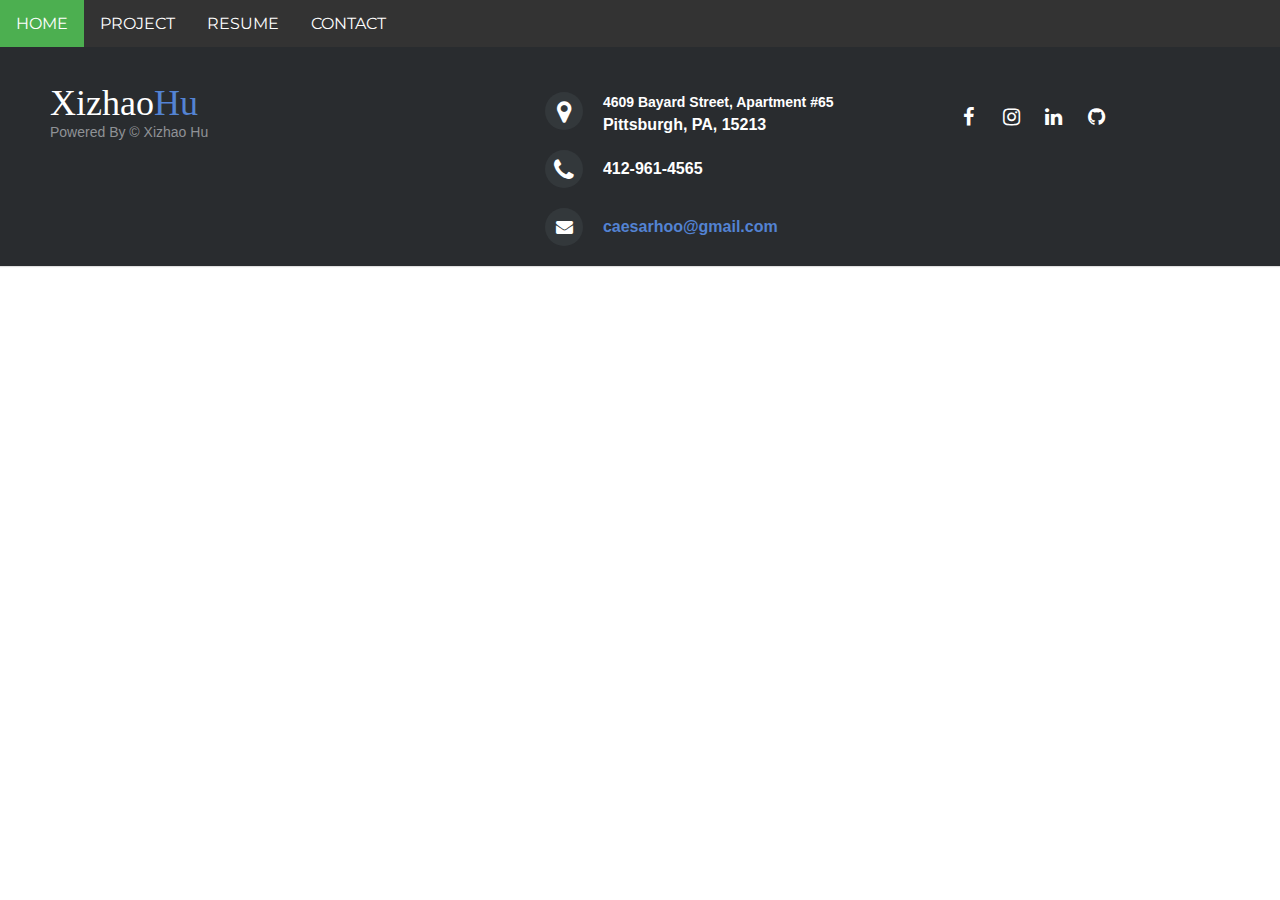
<file: Contact.html>
<!DOCTYPE html PUBLIC "-//W3C//DTD XHTML 1.0 Transitional//EN"
"http://www.w3.org/TR/xhtml1/DTD/xhtml1-transitional.dtd">
<html xmlns="http://www.w3.org/1999/xhtml">

<head>
	<title>Contact Page</title>
  <link href="https://fonts.googleapis.com/css?family=Montserrat:400,700" rel="stylesheet" type="text/css">
	<link rel="stylesheet" href="styles/style3.css"/>
  <link rel="stylesheet" href="styles/footer-distributed-with-address-and-phones.css">
  <link rel="stylesheet" href="http://maxcdn.bootstrapcdn.com/font-awesome/4.2.0/css/font-awesome.min.css">
</head>

<body>

<!-- Navigation -->
	<div class="nav" >
      <div class="container">
        <ul class="">
          <li><a href="index.html" class="active">HOME</a></li>
          <li><a href="Research.html">PROJECT</a></li>
          <li><a href="docs/XizhaoHu.pdf">RESUME</a></li>
          <li><a href="Contact.html">CONTACT</a></li>
        </ul>
      </div>
    </div>

<!-- Content -->
	
<!-- Footer -->
	<footer class="footer-distributed">
    	<div class="footer-left">

        <h3>Xizhao<span>Hu</span></h3>

        <p class="footer-company-name">Powered By &copy; Xizhao Hu</p>
      	</div>

	      <div class="footer-center">

	        <div>
	          <i class="fa fa-map-marker"></i>
	          <p><span>4609 Bayard Street, Apartment #65</span> Pittsburgh, PA, 15213</p>
	        </div>

	        <div>
	          <i class="fa fa-phone"></i>
	          <p>412-961-4565</p>
	        </div>

	        <div>
	          <i class="fa fa-envelope"></i>
	          <p><a href="mailto:caesarhoo@gmail.com">caesarhoo@gmail.com</a></p>
	        </div>

	      </div>

        <div class="footer-right">

        <div class="footer-icons">

          <a href="https://www.facebook.com/people/Caesar-Hu/100004424776730"><i class="fa fa-facebook"></i></a>
          <a href="https://www.instagram.com/caesarhoo/"><i class="fa fa-instagram"></i></a>
          <a href="https://www.linkedin.com/in/xizhao-hu-1b9347117"><i class="fa fa-linkedin"></i></a>
          <a href="https://github.com/CaesarHoo"><i class="fa fa-github"></i></a>

        </div>

      	</div>

    </footer>

</body>

</html>
</file>
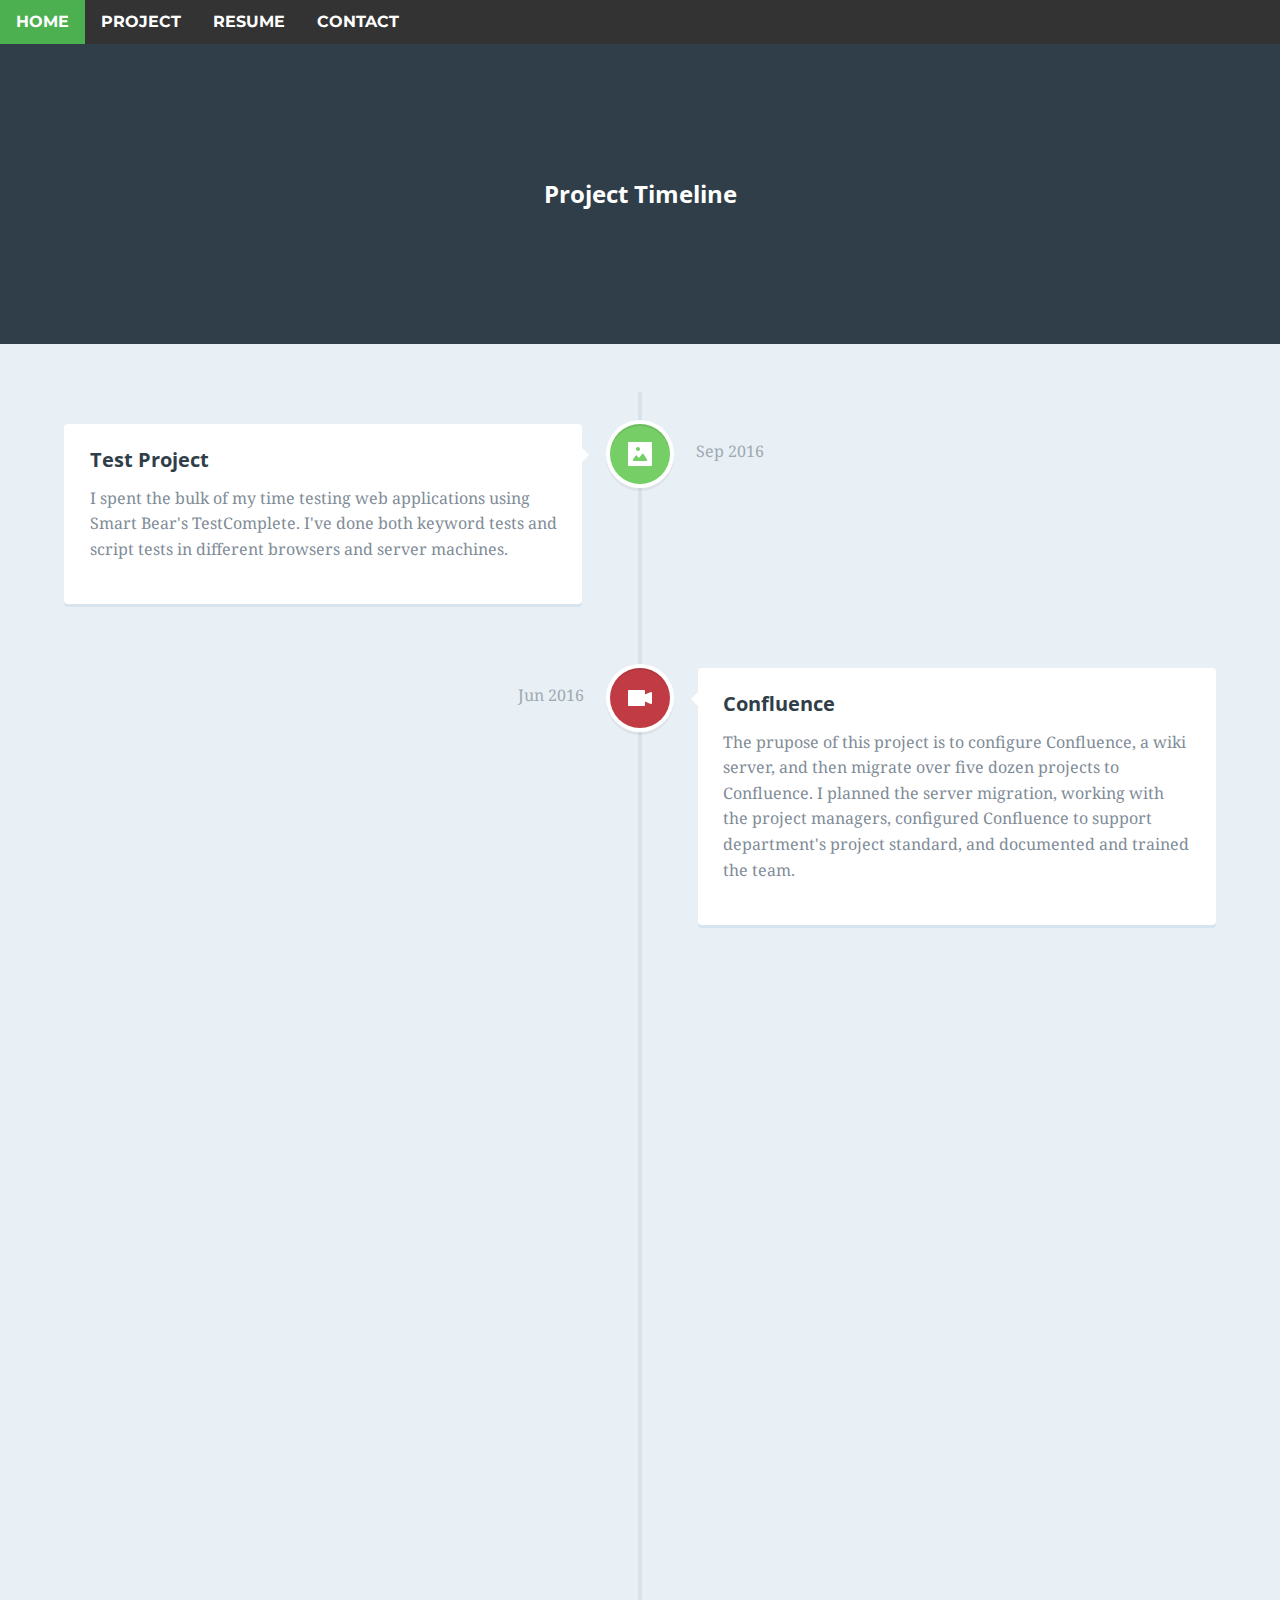
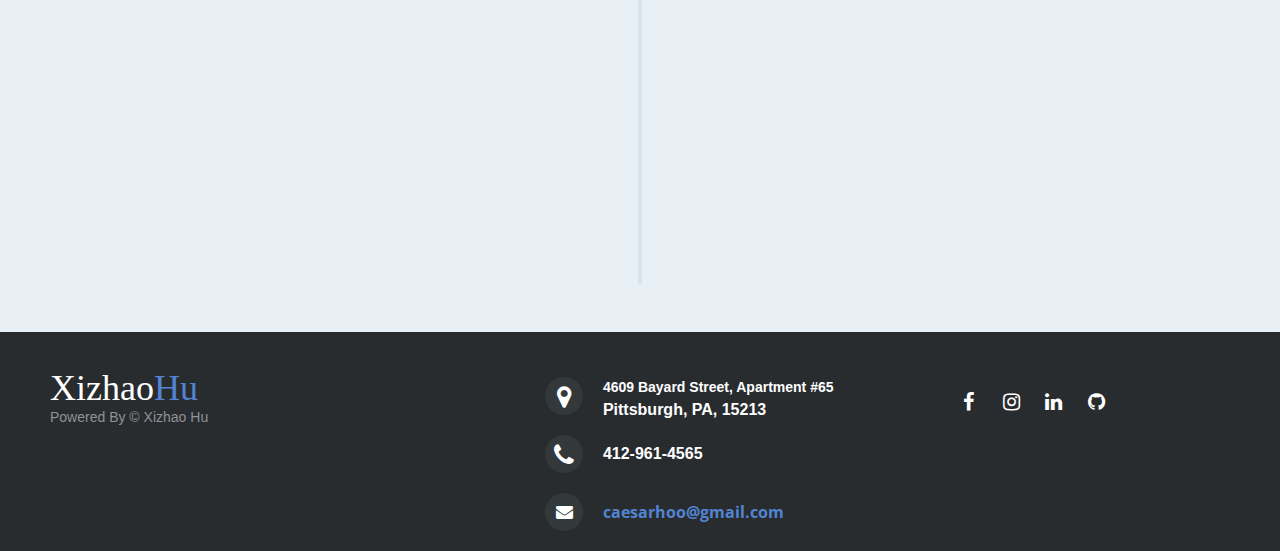
<file: Research.html>
<!DOCTYPE html PUBLIC "-//W3C//DTD XHTML 1.0 Transitional//EN"
"http://www.w3.org/TR/xhtml1/DTD/xhtml1-transitional.dtd">

<html xmlns="http://www.w3.org/1999/xhtml">

<head>
	<title>Research Page</title>
	  <link rel="stylesheet" href="styles/style2.css"/>
    <link rel="stylesheet" href="styles/footer-distributed-with-address-and-phones.css">
    <link rel="stylesheet" href="http://maxcdn.bootstrapcdn.com/font-awesome/4.2.0/css/font-awesome.min.css">
    
    <!-- timeline css -->
    <link href="https://fonts.googleapis.com/css?family=Montserrat:400,700" rel="stylesheet" type="text/css">

    <link href='http://fonts.googleapis.com/css?family=Droid+Serif|Open+Sans:400,700' rel='stylesheet' type='text/css'>
    <link rel="stylesheet" href="styles/reset.css"> <!-- CSS reset -->
    <link rel="stylesheet" href="styles/style_vertical.css"> <!-- Resource style -->
    <script src="js/modernizr.js"></script> <!-- Modernizr -->
</head>

<body>

    <div class="nav" >
      <div class="container">
        <ul class="">
          <li><a href="index.html" class="active">HOME</a></li>
          <li><a href="Research.html">PROJECT</a></li>
          <li><a href="docs/XizhaoHu.pdf">RESUME</a></li>
          <li><a href="Contact.html">CONTACT</a></li>
        </ul>
      </div>
    </div>

    <!-- Project -->

      <header>
    <h1>Project Timeline</h1>
  </header>

  <section id="cd-timeline" class="cd-container">
    <div class="cd-timeline-block">
      <div class="cd-timeline-img cd-picture">
        <img src="images/cd-icon-picture.svg" alt="Picture">
      </div> <!-- cd-timeline-img -->

      <div class="cd-timeline-content">
        <h2>Test Project</h2>
        <p>I spent the bulk of my time testing web applications using Smart Bear's TestComplete. I've done both keyword tests and script tests in different browsers and server machines.</p>
        <!-- <a href="#0" class="cd-read-more">Read more</a> -->
        <span class="cd-date">Sep 2016</span>
      </div> <!-- cd-timeline-content -->
    </div> <!-- cd-timeline-block -->

    <div class="cd-timeline-block">
      <div class="cd-timeline-img cd-movie">
        <img src="images/cd-icon-movie.svg" alt="Movie">
      </div> <!-- cd-timeline-img -->

      <div class="cd-timeline-content">
        <h2>Confluence</h2>
        <p>The prupose of this project is to configure Confluence, a wiki server, and then migrate over five dozen projects to Confluence. I planned the server migration, working with the project managers, configured Confluence to support department's project standard, and documented and trained the team.</p>
        <!-- <a href="#0" class="cd-read-more">Read more</a> -->
        <span class="cd-date">Jun 2016</span>
      </div> <!-- cd-timeline-content -->
    </div> <!-- cd-timeline-block -->

    <div class="cd-timeline-block">
      <div class="cd-timeline-img cd-picture">
        <img src="images/cd-icon-picture.svg" alt="Picture">
      </div> <!-- cd-timeline-img -->

      <div class="cd-timeline-content">
        <h2>CanTeen</h2>
        <p>Redesigned and implemented the CanTeen website by using WordPress and Agile Scrum methodology.</p>
        <a href="http://canteengirl.org/" class="cd-read-more">Read more</a>
        <span class="cd-date">Feb 2016</span>
      </div> <!-- cd-timeline-content -->
    </div> <!-- cd-timeline-block -->

    <div class="cd-timeline-block">
      <div class="cd-timeline-img cd-location">
        <img src="images/cd-icon-location.svg" alt="Location">
      </div> <!-- cd-timeline-img -->

      <div class="cd-timeline-content">
        <h2>Titanic: Machine Learning from Disaster</h2>
        <p>Competed in the Kaggle competition entitled “Titanic: Machine Learning from Disaster.” The ranking on the leaderboard is position 211 out of the 3825 teams. Applied Random Forest, logistics regression, and Gradient Boosting Classifier to predict which passengers survived the sinking of the Titanic based on the training data. Used Python library pandas and random forest package to train the data and predict results.</p>
        <a href="https://www.kaggle.com/c/titanic" class="cd-read-more">Read more</a>
        <span class="cd-date">Sep 2015</span>
      </div> <!-- cd-timeline-content -->
    </div> <!-- cd-timeline-block -->

    <div class="cd-timeline-block">
      <div class="cd-timeline-img cd-location">
        <img src="images/cd-icon-location.svg" alt="Location">
      </div> <!-- cd-timeline-img -->

      <div class="cd-timeline-content">
        <h2>Inferring User's Eye-gaze Attention from Mobile Touch Interaction</h2>
        <p>Used Hammer.js and JSP to build an interactive prototype system that provides two functions: mobile touch interaction logging and users' free recall information generation.</p>
        <!-- <a href="#0" class="cd-read-more">Read more</a> -->
        <span class="cd-date">Apr 2015</span>
      </div> <!-- cd-timeline-content -->
    </div> <!-- cd-timeline-block -->

    <!-- <div class="cd-timeline-block"> -->
      <!-- <div class="cd-timeline-img cd-movie">
        <img src="images/cd-icon-movie.svg" alt="Movie">
      </div> <!-- cd-timeline-img --> 

      <!-- <div class="cd-timeline-content">
        <h2>To Be Continued</h2>
        <p>This is the content of the last section</p> -->
        <!-- <span class="cd-date">Feb 26</span> -->
      <!-- </div>  -->

      <!-- cd-timeline-content -->
   <!--  </div> --> <!-- cd-timeline-block -->
  </section> <!-- cd-timeline -->
<script src="http://ajax.googleapis.com/ajax/libs/jquery/1.11.0/jquery.min.js"></script>
<script src="js/main.js"></script> <!-- Resource jQuery -->

    <!-- footer -->

    <footer class="footer-distributed" style="margin-bottom: 0px">

      <div class="footer-left">

        <h3>Xizhao<span>Hu</span></h3>

        <p class="footer-company-name">Powered By &copy; Xizhao Hu</p>
      </div>

      <div class="footer-center">

        <div>
          <i class="fa fa-map-marker"></i>
          <p><span>4609 Bayard Street, Apartment #65</span> Pittsburgh, PA, 15213</p>
        </div>

        <div>
          <i class="fa fa-phone"></i>
          <p>412-961-4565</p>
        </div>

        <div>
          <i class="fa fa-envelope"></i>
          <p><a href="mailto:caesarhoo@gmail.com">caesarhoo@gmail.com</a></p>
        </div>

      </div>

      <div class="footer-right">

        <div class="footer-icons">

          <a href="https://www.facebook.com/people/Caesar-Hu/100004424776730"><i class="fa fa-facebook"></i></a>
          <a href="https://www.instagram.com/caesarhoo/"><i class="fa fa-instagram"></i></a>
          <a href="https://www.linkedin.com/in/xizhao-hu-1b9347117"><i class="fa fa-linkedin"></i></a>
          <a href="https://github.com/CaesarHoo"><i class="fa fa-github"></i></a>

        </div>

      </div>

    </footer>

</body>


</html>
</file>
<file: styles/style3.css>
body {
    margin: 0;
}

ul {
    list-style-type: none;
    margin: 0;
    padding: 0;
    overflow: hidden;
    background-color: #333;
}

li {
    float: left;
    display: inline; 
}

li a {
    display: block;
    color: white;
    text-align: center;
    padding: 14px 16px;
    text-decoration: none;
    font-family: Montserrat,"Helvetica Neue",Helvetica,Arial,sans-serif;
}

li a:hover:not(.active) {
    background-color: #111;
}

.active {
    background-color: #4CAF50;
}
</file>
<file: styles/footer-distributed-with-address-and-phones.css>
.footer-distributed{
/*	position: absolute;
    bottom: 0px;*/
	background-color: #292c2f;
	box-shadow: 0 1px 1px 0 rgba(0, 0, 0, 0.12);
	box-sizing: border-box;
	width: 100%;
	text-align: left;
	font: bold 16px sans-serif;

	padding: 35px 40px 10px 50px;
	/*margin-top: 80px;*/
}

.footer-distributed .footer-left,
.footer-distributed .footer-center,
.footer-distributed .footer-right{
	display: inline-block;
	vertical-align: top;
}

/* Footer left */

.footer-distributed .footer-left{
	width: 40%;
}

/* The company logo */

.footer-distributed h3{
	color:  #ffffff;
	font: normal 36px 'Cookie', cursive;
	margin: 0;
}

.footer-distributed h3 span{
	color:  #5383d3;
}

/* Footer links */

.footer-distributed .footer-links{
	color:  #ffffff;
	margin: 20px 0 12px;
	padding: 0;
}

.footer-distributed .footer-links a{
	display:inline-block;
	line-height: 1.8;
	text-decoration: none;
	color:  inherit;
}

.footer-distributed .footer-company-name{
	color:  #8f9296;
	font-size: 14px;
	font-weight: normal;
	margin: 0;
}

/* Footer Center */

.footer-distributed .footer-center{
	width: 35%;
}

.footer-distributed .footer-center i{
	background-color:  #33383b;
	color: #ffffff;
	font-size: 25px;
	width: 38px;
	height: 38px;
	border-radius: 50%;
	text-align: center;
	line-height: 42px;
	margin: 10px 15px;
	vertical-align: middle;
}

.footer-distributed .footer-center i.fa-envelope{
	font-size: 17px;
	line-height: 38px;
}

.footer-distributed .footer-center p{
	display: inline-block;
	color: #ffffff;
	vertical-align: middle;
	margin:0;
}

.footer-distributed .footer-center p span{
	display:block;
	/*font-weight: normal;*/
	font-size:14px;
	line-height:2;
}

.footer-distributed .footer-center p a{
	color:  #5383d3;
	text-decoration: none;;
}


/* Footer Right */

.footer-distributed .footer-right{
	width: 20%;
}

.footer-distributed .footer-company-about{
	line-height: 20px;
	color:  #92999f;
	font-size: 13px;
	font-weight: normal;
	margin: 0;
}

.footer-distributed .footer-company-about span{
	display: block;
	color:  #ffffff;
	font-size: 14px;
	font-weight: bold;
	margin-bottom: 20px;
}

.footer-distributed .footer-icons{
	margin-top: 25px;
}

.footer-distributed .footer-icons a{
	display: inline-block;
	width: 35px;
	height: 0px;
	cursor: pointer;
	background-color:  #33383b;
	border-radius: 2px;

	font-size: 20px;
	color: #ffffff;
	text-align: center;
	line-height: 35px;

	margin-right: 3px;
	margin-bottom: 5px;
}

/* If you don't want the footer to be responsive, remove these media queries */

@media (max-width: 880px) {

	.footer-distributed{
		font: bold 14px sans-serif;
	}

	.footer-distributed .footer-left,
	.footer-distributed .footer-center,
	.footer-distributed .footer-right{
		display: block;
		width: 100%;
		margin-bottom: 40px;
		text-align: center;
	}

	.footer-distributed .footer-center i{
		margin-left: 0;
	}

}
</file>
<file: styles/style2.css>
body {
    margin: 0;
}

ul {
    list-style-type: none;
    margin: 0;
    padding: 0;
    overflow: hidden;
    background-color: #333;
}

li {
    float: left;
    display: inline; 
}

li a {
    display: block;
    color: white;
    text-align: center;
    padding: 14px 16px;
    text-decoration: none;
    font-family: Montserrat,"Helvetica Neue",Helvetica,Arial,sans-serif;
    font-weight: bold;
}

li a:hover:not(.active) {
    background-color: #111;
}

.active {
    background-color: #4CAF50;
}

table{
	margin-left: 50px;
	align:center;
}

.research{
	margin-top: 50px;
    margin-bottom: 5em;
}
</file>
<file: styles/style_vertical.css>
/* -------------------------------- 

Primary style

-------------------------------- */
/*html * {
  -webkit-font-smoothing: antialiased;
  -moz-osx-font-smoothing: grayscale;
}*/

*, *:after, *:before {
  -webkit-box-sizing: border-box;
  -moz-box-sizing: border-box;
  box-sizing: border-box;
}

body {
  font-size: 100%;
  font-family: "Droid Serif", serif;
  color: #7f8c97;
  background-color: #e9f0f5;
}

a {
  color: #acb7c0;
  text-decoration: none;
  font-family: "Open Sans", sans-serif;
}

img {
  max-width: 100%;
}

h1, h2 {
  font-family: "Open Sans", sans-serif;
  font-weight: bold;
}

/* -------------------------------- 

Modules - reusable parts of our design

-------------------------------- */
.cd-container {
  /* this class is used to give a max-width to the element it is applied to, and center it horizontally when it reaches that max-width */
  width: 90%;
  max-width: 1170px;
  margin: 0 auto;
}
.cd-container::after {
  /* clearfix */
  content: '';
  display: table;
  clear: both;
}

/* -------------------------------- 

Main components 

-------------------------------- */
header {
  height: 200px;
  line-height: 200px;
  text-align: center;
  background: #303e49;
}
header h1 {
  color: white;
  font-size: 18px;
  font-size: 1.125rem;
}
@media only screen and (min-width: 1170px) {
  header {
    height: 300px;
    line-height: 300px;
  }
  header h1 {
    font-size: 24px;
    font-size: 1.5rem;
  }
}

#cd-timeline {
  position: relative;
  padding: 2em 0;
  margin-top: 2em;
  margin-bottom: 2em;
}
#cd-timeline::before {
  /* this is the vertical line */
  content: '';
  position: absolute;
  top: 0;
  left: 18px;
  height: 100%;
  width: 4px;
  background: #d7e4ed;
}
@media only screen and (min-width: 1170px) {
  #cd-timeline {
    margin-top: 3em;
    margin-bottom: 3em;
  }
  #cd-timeline::before {
    left: 50%;
    margin-left: -2px;
  }
}

.cd-timeline-block {
  position: relative;
  margin: 2em 0;
}
.cd-timeline-block:after {
  content: "";
  display: table;
  clear: both;
}
.cd-timeline-block:first-child {
  margin-top: 0;
}
.cd-timeline-block:last-child {
  margin-bottom: 0;
}
@media only screen and (min-width: 1170px) {
  .cd-timeline-block {
    margin: 4em 0;
  }
  .cd-timeline-block:first-child {
    margin-top: 0;
  }
  .cd-timeline-block:last-child {
    margin-bottom: 0;
  }
}

.cd-timeline-img {
  position: absolute;
  top: 0;
  left: 0;
  width: 40px;
  height: 40px;
  border-radius: 50%;
  box-shadow: 0 0 0 4px white, inset 0 2px 0 rgba(0, 0, 0, 0.08), 0 3px 0 4px rgba(0, 0, 0, 0.05);
}
.cd-timeline-img img {
  display: block;
  width: 24px;
  height: 24px;
  position: relative;
  left: 50%;
  top: 50%;
  margin-left: -12px;
  margin-top: -12px;
}
.cd-timeline-img.cd-picture {
  background: #75ce66;
}
.cd-timeline-img.cd-movie {
  background: #c03b44;
}
.cd-timeline-img.cd-location {
  background: #f0ca45;
}
@media only screen and (min-width: 1170px) {
  .cd-timeline-img {
    width: 60px;
    height: 60px;
    left: 50%;
    margin-left: -30px;
    /* Force Hardware Acceleration in WebKit */
    -webkit-transform: translateZ(0);
    -webkit-backface-visibility: hidden;
  }
  .cssanimations .cd-timeline-img.is-hidden {
    visibility: hidden;
  }
  .cssanimations .cd-timeline-img.bounce-in {
    visibility: visible;
    -webkit-animation: cd-bounce-1 0.6s;
    -moz-animation: cd-bounce-1 0.6s;
    animation: cd-bounce-1 0.6s;
  }
}

@-webkit-keyframes cd-bounce-1 {
  0% {
    opacity: 0;
    -webkit-transform: scale(0.5);
  }

  60% {
    opacity: 1;
    -webkit-transform: scale(1.2);
  }

  100% {
    -webkit-transform: scale(1);
  }
}
@-moz-keyframes cd-bounce-1 {
  0% {
    opacity: 0;
    -moz-transform: scale(0.5);
  }

  60% {
    opacity: 1;
    -moz-transform: scale(1.2);
  }

  100% {
    -moz-transform: scale(1);
  }
}
@keyframes cd-bounce-1 {
  0% {
    opacity: 0;
    -webkit-transform: scale(0.5);
    -moz-transform: scale(0.5);
    -ms-transform: scale(0.5);
    -o-transform: scale(0.5);
    transform: scale(0.5);
  }

  60% {
    opacity: 1;
    -webkit-transform: scale(1.2);
    -moz-transform: scale(1.2);
    -ms-transform: scale(1.2);
    -o-transform: scale(1.2);
    transform: scale(1.2);
  }

  100% {
    -webkit-transform: scale(1);
    -moz-transform: scale(1);
    -ms-transform: scale(1);
    -o-transform: scale(1);
    transform: scale(1);
  }
}
.cd-timeline-content {
  position: relative;
  margin-left: 60px;
  background: white;
  border-radius: 0.25em;
  padding: 1em;
  box-shadow: 0 3px 0 #d7e4ed;
}
.cd-timeline-content:after {
  content: "";
  display: table;
  clear: both;
}
.cd-timeline-content h2 {
  color: #303e49;
}
.cd-timeline-content p, .cd-timeline-content .cd-read-more, .cd-timeline-content .cd-date {
  font-size: 13px;
  font-size: 0.8125rem;
}
.cd-timeline-content .cd-read-more, .cd-timeline-content .cd-date {
  display: inline-block;
}
.cd-timeline-content p {
  margin: 1em 0;
  line-height: 1.6;
}
.cd-timeline-content .cd-read-more {
  float: right;
  padding: .8em 1em;
  background: #acb7c0;
  color: white;
  border-radius: 0.25em;
}
.no-touch .cd-timeline-content .cd-read-more:hover {
  background-color: #bac4cb;
}
.cd-timeline-content .cd-date {
  float: left;
  padding: .8em 0;
  opacity: .7;
}
.cd-timeline-content::before {
  content: '';
  position: absolute;
  top: 16px;
  right: 100%;
  height: 0;
  width: 0;
  border: 7px solid transparent;
  border-right: 7px solid white;
}
@media only screen and (min-width: 768px) {
  .cd-timeline-content h2 {
    font-size: 20px;
    font-size: 1.25rem;
  }
  .cd-timeline-content p {
    font-size: 16px;
    font-size: 1rem;
  }
  .cd-timeline-content .cd-read-more, .cd-timeline-content .cd-date {
    font-size: 14px;
    font-size: 0.875rem;
  }
}
@media only screen and (min-width: 1170px) {
  .cd-timeline-content {
    margin-left: 0;
    padding: 1.6em;
    width: 45%;
  }
  .cd-timeline-content::before {
    top: 24px;
    left: 100%;
    border-color: transparent;
    border-left-color: white;
  }
  .cd-timeline-content .cd-read-more {
    float: left;
  }
  .cd-timeline-content .cd-date {
    position: absolute;
    width: 100%;
    left: 122%;
    top: 6px;
    font-size: 16px;
    font-size: 1rem;
  }
  .cd-timeline-block:nth-child(even) .cd-timeline-content {
    float: right;
  }
  .cd-timeline-block:nth-child(even) .cd-timeline-content::before {
    top: 24px;
    left: auto;
    right: 100%;
    border-color: transparent;
    border-right-color: white;
  }
  .cd-timeline-block:nth-child(even) .cd-timeline-content .cd-read-more {
    float: right;
  }
  .cd-timeline-block:nth-child(even) .cd-timeline-content .cd-date {
    left: auto;
    right: 122%;
    text-align: right;
  }
  .cssanimations .cd-timeline-content.is-hidden {
    visibility: hidden;
  }
  .cssanimations .cd-timeline-content.bounce-in {
    visibility: visible;
    -webkit-animation: cd-bounce-2 0.6s;
    -moz-animation: cd-bounce-2 0.6s;
    animation: cd-bounce-2 0.6s;
  }
}

@media only screen and (min-width: 1170px) {
  /* inverse bounce effect on even content blocks */
  .cssanimations .cd-timeline-block:nth-child(even) .cd-timeline-content.bounce-in {
    -webkit-animation: cd-bounce-2-inverse 0.6s;
    -moz-animation: cd-bounce-2-inverse 0.6s;
    animation: cd-bounce-2-inverse 0.6s;
  }
}
@-webkit-keyframes cd-bounce-2 {
  0% {
    opacity: 0;
    -webkit-transform: translateX(-100px);
  }

  60% {
    opacity: 1;
    -webkit-transform: translateX(20px);
  }

  100% {
    -webkit-transform: translateX(0);
  }
}
@-moz-keyframes cd-bounce-2 {
  0% {
    opacity: 0;
    -moz-transform: translateX(-100px);
  }

  60% {
    opacity: 1;
    -moz-transform: translateX(20px);
  }

  100% {
    -moz-transform: translateX(0);
  }
}
@keyframes cd-bounce-2 {
  0% {
    opacity: 0;
    -webkit-transform: translateX(-100px);
    -moz-transform: translateX(-100px);
    -ms-transform: translateX(-100px);
    -o-transform: translateX(-100px);
    transform: translateX(-100px);
  }

  60% {
    opacity: 1;
    -webkit-transform: translateX(20px);
    -moz-transform: translateX(20px);
    -ms-transform: translateX(20px);
    -o-transform: translateX(20px);
    transform: translateX(20px);
  }

  100% {
    -webkit-transform: translateX(0);
    -moz-transform: translateX(0);
    -ms-transform: translateX(0);
    -o-transform: translateX(0);
    transform: translateX(0);
  }
}
@-webkit-keyframes cd-bounce-2-inverse {
  0% {
    opacity: 0;
    -webkit-transform: translateX(100px);
  }

  60% {
    opacity: 1;
    -webkit-transform: translateX(-20px);
  }

  100% {
    -webkit-transform: translateX(0);
  }
}
@-moz-keyframes cd-bounce-2-inverse {
  0% {
    opacity: 0;
    -moz-transform: translateX(100px);
  }

  60% {
    opacity: 1;
    -moz-transform: translateX(-20px);
  }

  100% {
    -moz-transform: translateX(0);
  }
}
@keyframes cd-bounce-2-inverse {
  0% {
    opacity: 0;
    -webkit-transform: translateX(100px);
    -moz-transform: translateX(100px);
    -ms-transform: translateX(100px);
    -o-transform: translateX(100px);
    transform: translateX(100px);
  }

  60% {
    opacity: 1;
    -webkit-transform: translateX(-20px);
    -moz-transform: translateX(-20px);
    -ms-transform: translateX(-20px);
    -o-transform: translateX(-20px);
    transform: translateX(-20px);
  }

  100% {
    -webkit-transform: translateX(0);
    -moz-transform: translateX(0);
    -ms-transform: translateX(0);
    -o-transform: translateX(0);
    transform: translateX(0);
  }
}
</file>
